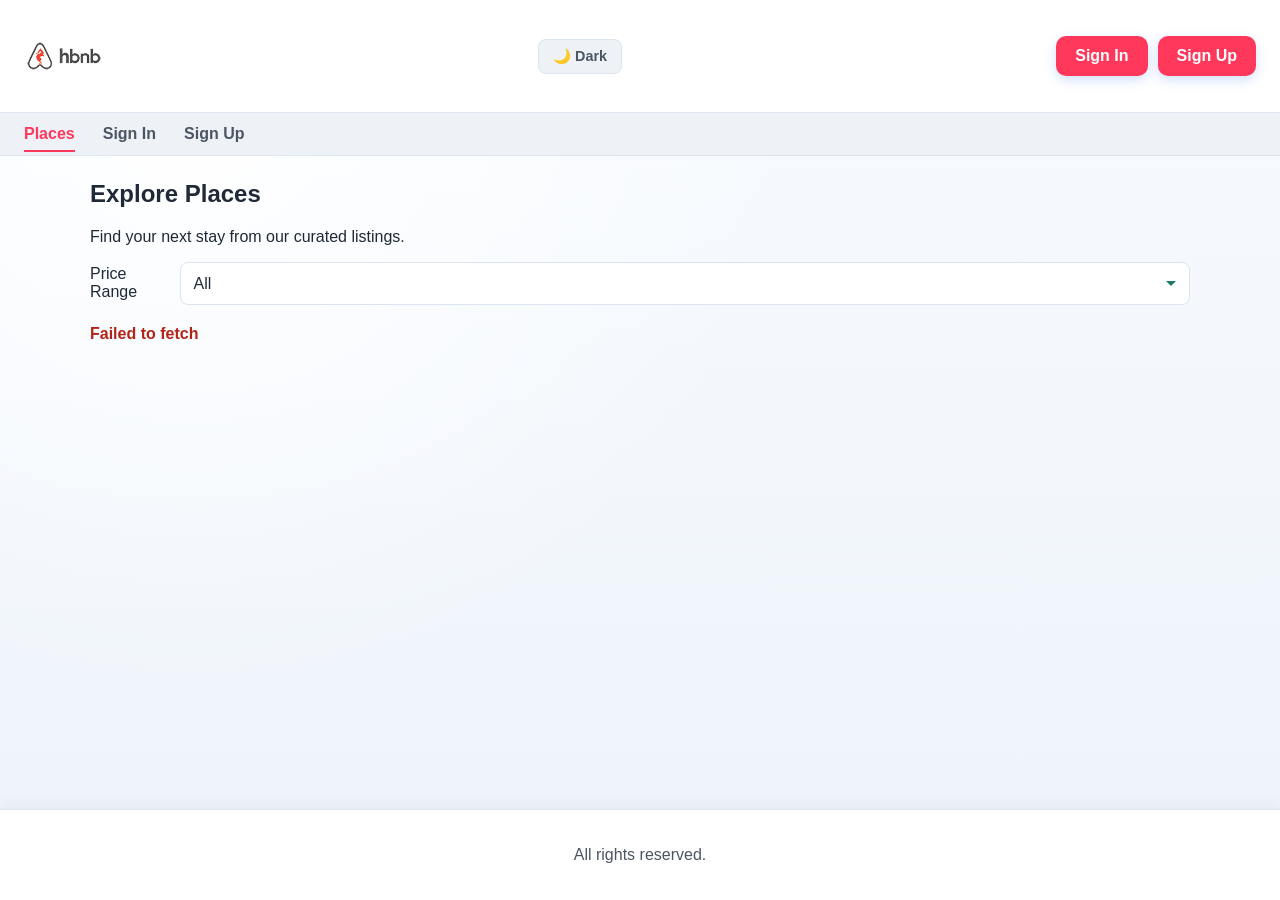
<file: part4/index.html>
<!DOCTYPE html>
<html lang="en">
<head>
  <meta charset="UTF-8">
  <meta name="viewport" content="width=device-width, initial-scale=1.0">
  <title>HBnB - Places</title>
  <link rel="icon" href="assets/images/logo.png" type="image/png">
  <link rel="stylesheet" href="assets/css/styles.css">
</head>
<body>
  <header>
    <a href="index.html" aria-label="HBnB Home">
      <img src="assets/images/logo.png" alt="HBnB logo" class="logo">
    </a>
    <button id="theme-toggle" class="theme-toggle" aria-label="Toggle dark mode">🌙 Dark</button>
    <div class="header-actions">
      <a href="login.html" class="login-button auth-login-link">Sign In</a>
      <a href="login.html#signup-section" class="login-button auth-signin-link">Sign Up</a>
      <a href="profile.html" class="auth-user-name auth-profile-link" style="display: none;"></a>
      <a href="#" class="login-button auth-logout-link" style="display: none;">Logout</a>
    </div>
  </header>

  <nav aria-label="Main navigation">
    <ul>
      <li><a href="index.html" aria-current="page">Places</a></li>
      <li><a href="login.html" class="auth-login-link" id="login-link">Sign In</a></li>
      <li><a href="login.html#signup-section" class="auth-signin-link">Sign Up</a></li>
      <li><a href="create_place.html" class="auth-create-place-link" style="display: none;">Create Place</a></li>
      <li><a href="profile.html" class="auth-profile-link" style="display: none;">Profile</a></li>
      <li><a href="#" class="auth-logout-link" style="display: none;">Logout</a></li>
    </ul>
  </nav>

  <main>
    <section class="page-intro">
      <h1>Explore Places</h1>
      <p>Find your next stay from our curated listings.</p>
    </section>

    <section class="filters" aria-label="Filter places">
      <label for="price-filter">Price Range</label>
      <select id="price-filter" name="price">
        <option value="all">All</option>
        <option value="10">10</option>
        <option value="50">50</option>
        <option value="100">100</option>
      </select>
    </section>

    <section id="places-list" aria-label="Places list" class="places-grid"></section>
  </main>

  <footer>
    <p>All rights reserved.</p>
  </footer>
  <script src="assets/js/scripts.js"></script>
  <script src="assets/js/auth-ui.js"></script>
</body>
</html>
</file>
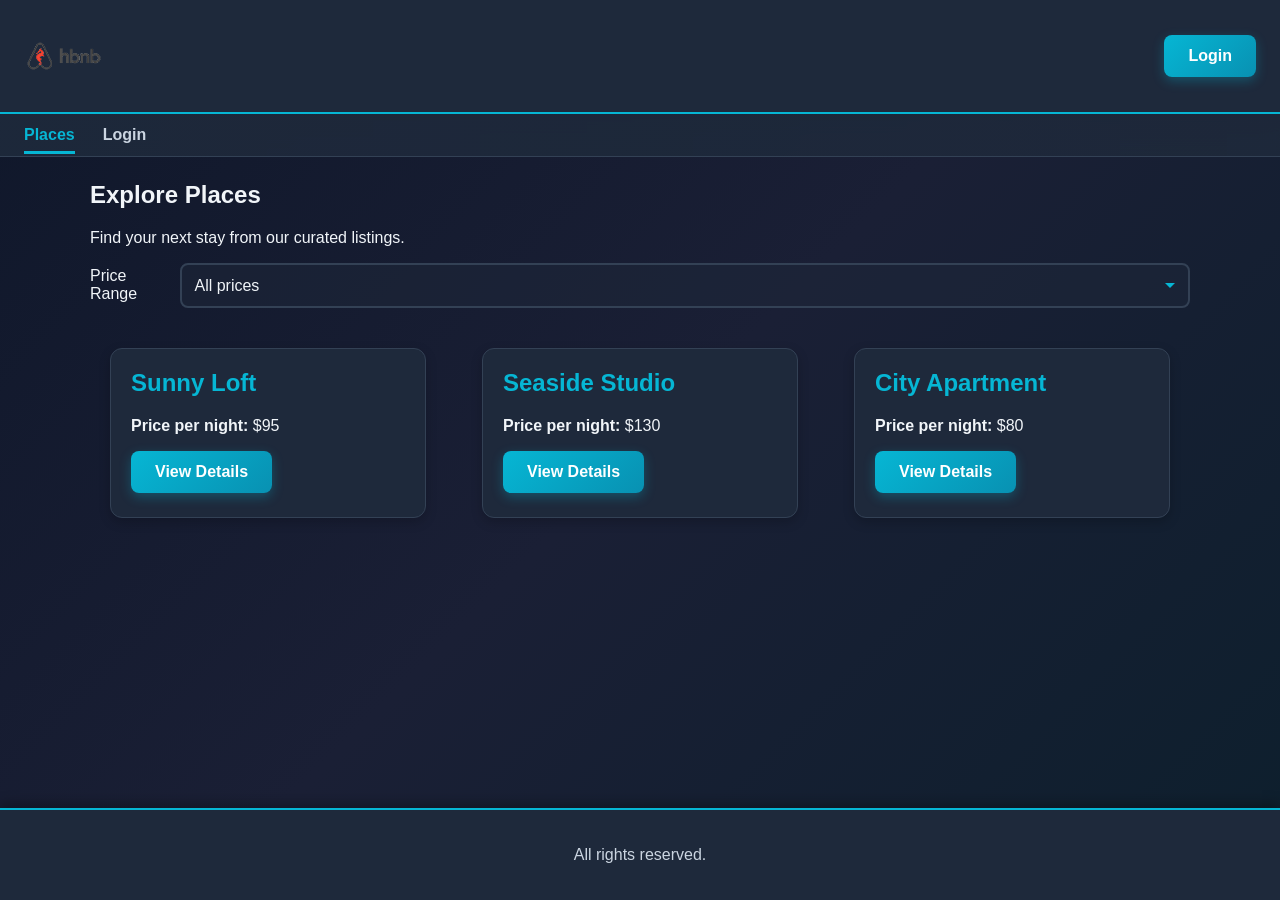
<file: part4/frontend/index.html>
<!DOCTYPE html>
<html lang="en">
<head>
  <meta charset="UTF-8">
  <meta name="viewport" content="width=device-width, initial-scale=1.0">
  <title>HBnB - Places</title>
  <link rel="icon" href="assets/images/logo.png" type="image/png">
  <link rel="stylesheet" href="assets/css/styles.css">
</head>
<body>
  <header>
    <a href="index.html" aria-label="HBnB Home">
      <img src="assets/images/logo.png" alt="HBnB logo" class="logo">
    </a>
    <a href="login.html" class="login-button">Login</a>
  </header>

  <nav aria-label="Main navigation">
    <ul>
      <li><a href="index.html" aria-current="page">Places</a></li>
      <li><a href="login.html">Login</a></li>
    </ul>
  </nav>

  <main>
    <section class="page-intro">
      <h1>Explore Places</h1>
      <p>Find your next stay from our curated listings.</p>
    </section>

    <section class="filters" aria-label="Filter places">
      <label for="price-filter">Price Range</label>
      <select id="price-filter" name="price">
        <option value="all">All prices</option>
        <option value="budget">Under $100</option>
        <option value="mid-range">$100 - $200</option>
        <option value="luxury">Over $200</option>
      </select>
    </section>

    <section aria-label="Places list" class="places-grid">
      <article class="place-card">
        <h2>Sunny Loft</h2>
        <p><strong>Price per night:</strong> $95</p>
        <a class="details-button" href="place.html?id=1">View Details</a>
      </article>

      <article class="place-card">
        <h2>Seaside Studio</h2>
        <p><strong>Price per night:</strong> $130</p>
        <a class="details-button" href="place.html?id=2">View Details</a>
      </article>

      <article class="place-card">
        <h2>City Apartment</h2>
        <p><strong>Price per night:</strong> $80</p>
        <a class="details-button" href="place.html?id=3">View Details</a>
      </article>
    </section>
  </main>

  <footer>
    <p>All rights reserved.</p>
  </footer>
</body>
</html>
</file>
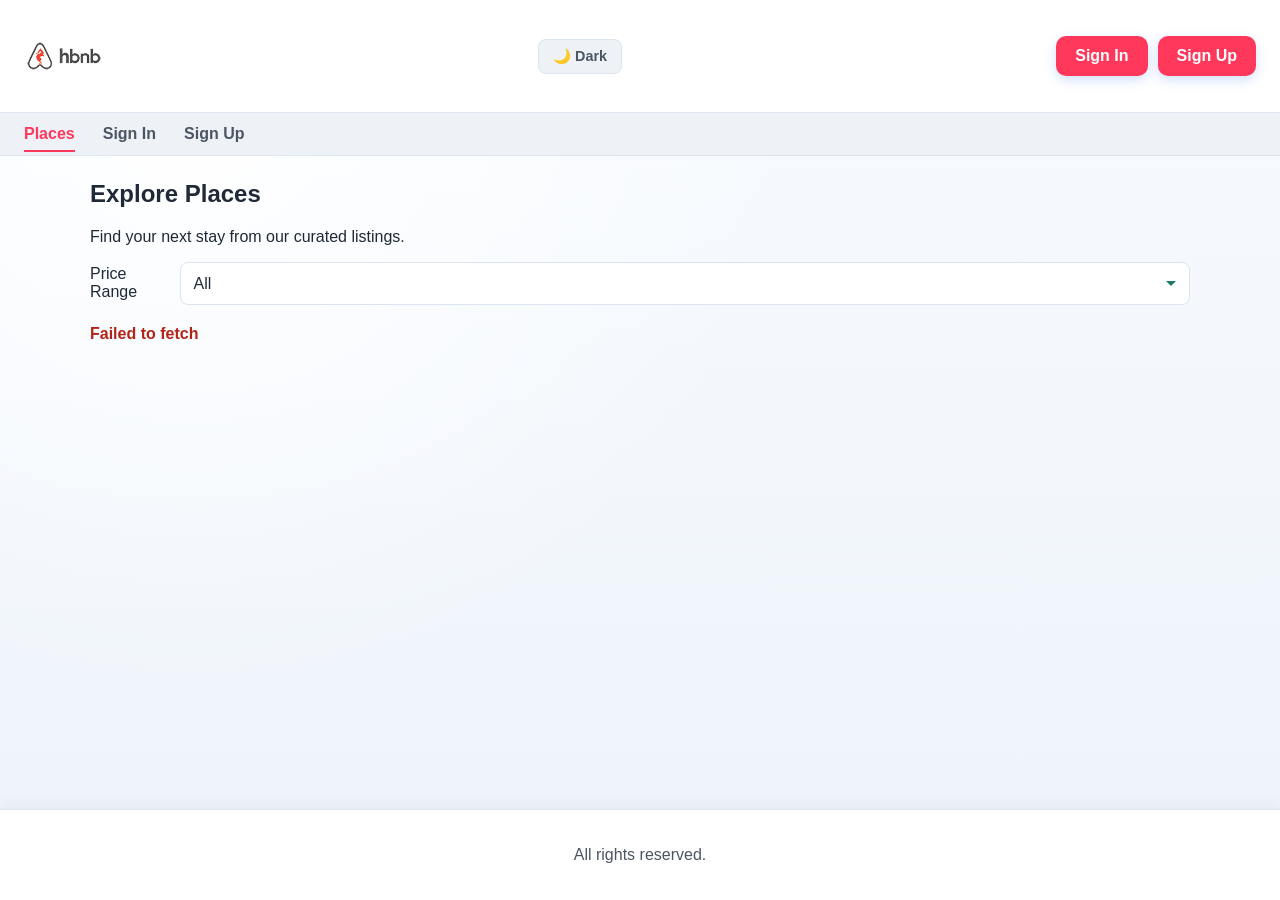
<file: part4/add_review.html>
<!DOCTYPE html>
<html lang="en">
<head>
  <meta charset="UTF-8">
  <meta name="viewport" content="width=device-width, initial-scale=1.0">
  <title>HBnB - Add Review</title>
  <link rel="icon" href="assets/images/icon.png" type="image/png">
  <link rel="stylesheet" href="assets/css/styles.css">
</head>
<body>
  <header>
    <a href="index.html" aria-label="HBnB Home">
      <img src="assets/images/logo.png" alt="HBnB logo" class="logo">
    </a>
    <button id="theme-toggle" class="theme-toggle" aria-label="Toggle dark mode">🌙 Dark</button>
    <div class="header-actions">
      <a href="login.html" class="login-button auth-login-link">Sign In</a>
      <a href="login.html#signup-section" class="login-button auth-signin-link">Sign Up</a>
      <a href="profile.html" class="auth-user-name auth-profile-link" style="display: none;"></a>
      <a href="#" class="login-button auth-logout-link" style="display: none;">Logout</a>
    </div>
  </header>

  <nav aria-label="Main navigation">
    <ul>
      <li><a href="index.html">Places</a></li>
      <li><a href="login.html" class="auth-login-link">Sign In</a></li>
      <li><a href="login.html#signup-section" class="auth-signin-link">Sign Up</a></li>
      <li><a href="create_place.html" class="auth-create-place-link" style="display: none;">Create Place</a></li>
      <li><a href="profile.html" class="auth-profile-link" style="display: none;">Profile</a></li>
      <li><a href="#" class="auth-logout-link" style="display: none;">Logout</a></li>
    </ul>
  </nav>

  <main>
    <section class="add-review">
      <h1>Add Review</h1>
      <p id="review-place-name">Share your experience for this place.</p>

      <form id="review-form" class="form" action="#" method="post" novalidate>
        <div class="form-row">
          <label for="comment">Comment</label>
          <textarea id="comment" name="comment" rows="5" required></textarea>
        </div>

        <div class="form-row">
          <label for="rating">Rating</label>
          <select id="rating" name="rating" required>
            <option value="">Select a rating</option>
            <option value="1">1 - Poor</option>
            <option value="2">2 - Fair</option>
            <option value="3">3 - Good</option>
            <option value="4">4 - Very Good</option>
            <option value="5">5 - Excellent</option>
          </select>
        </div>

        <p id="review-message" class="form-error" role="alert" aria-live="polite"></p>

        <button type="submit" class="details-button">Submit Review</button>
      </form>
    </section>
  </main>

  <footer>
    <p>All rights reserved.</p>
  </footer>
  <script src="assets/js/scripts.js"></script>
  <script src="assets/js/auth-ui.js"></script>
</body>
</html>
</file>
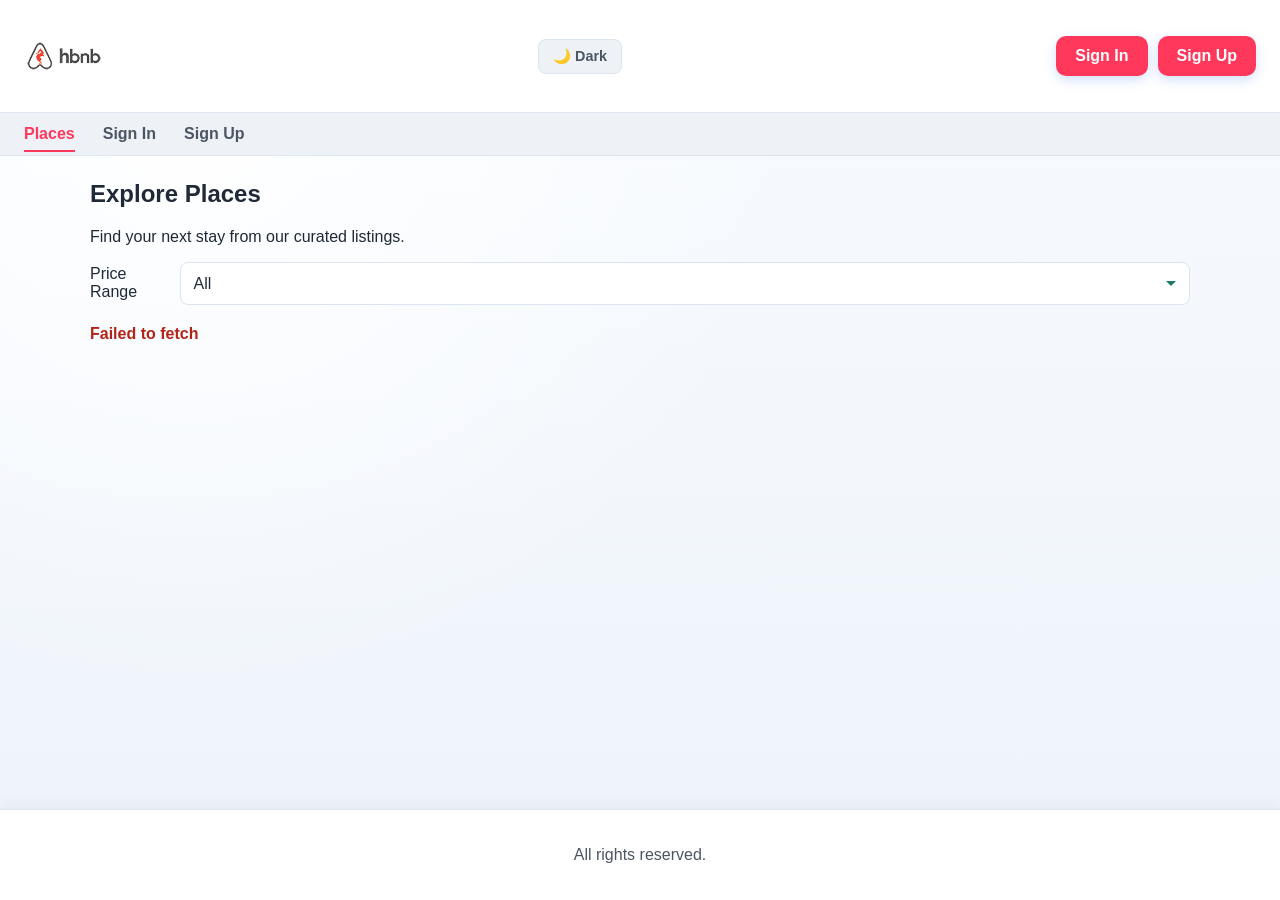
<file: part4/create_place.html>
<!DOCTYPE html>
<html lang="en">
<head>
  <meta charset="UTF-8">
  <meta name="viewport" content="width=device-width, initial-scale=1.0">
  <title>HBnB - Create Place</title>
  <link rel="icon" href="assets/images/icon.png" type="image/png">
  <link rel="stylesheet" href="assets/css/styles.css">
</head>
<body>
  <header>
    <a href="index.html" aria-label="HBnB Home">
      <img src="assets/images/logo.png" alt="HBnB logo" class="logo">
    </a>
    <button id="theme-toggle" class="theme-toggle" aria-label="Toggle dark mode">🌙 Dark</button>
    <div class="header-actions">
      <a href="login.html" class="login-button auth-login-link">Sign In</a>
      <a href="login.html#signup-section" class="login-button auth-signin-link">Sign Up</a>
      <a href="profile.html" class="auth-user-name auth-profile-link" style="display: none;"></a>
      <a href="#" class="login-button auth-logout-link" style="display: none;">Logout</a>
    </div>
  </header>

  <nav aria-label="Main navigation">
    <ul>
      <li><a href="index.html">Places</a></li>
      <li><a href="login.html" class="auth-login-link">Sign In</a></li>
      <li><a href="login.html#signup-section" class="auth-signin-link">Sign Up</a></li>
      <li><a href="create_place.html" class="auth-create-place-link" aria-current="page" style="display: none;">Create Place</a></li>
      <li><a href="profile.html" class="auth-profile-link" style="display: none;">Profile</a></li>
      <li><a href="#" class="auth-logout-link" style="display: none;">Logout</a></li>
    </ul>
  </nav>

  <main>
    <section class="auth-section">
      <h1>Create Place</h1>
      <form id="create-place-form" class="form" action="#" method="post" novalidate>
        <div class="form-row">
          <label for="place-title-input">Title</label>
          <input id="place-title-input" name="title" type="text" required>
        </div>

        <div class="form-row">
          <label for="place-description-input">Description</label>
          <textarea id="place-description-input" name="description" rows="4"></textarea>
        </div>

        <div class="form-row">
          <label for="place-price-input">Price</label>
          <input id="place-price-input" name="price" type="number" min="0" step="0.01" required>
        </div>

        <div class="form-row">
          <label for="place-latitude-input">Latitude</label>
          <input id="place-latitude-input" name="latitude" type="number" min="-90" max="90" step="0.000001" required>
        </div>

        <div class="form-row">
          <label for="place-longitude-input">Longitude</label>
          <input id="place-longitude-input" name="longitude" type="number" min="-180" max="180" step="0.000001" required>
        </div>

        <div class="form-row">
          <label>Amenities</label>
          <div id="place-amenities-checklist" class="amenity-checklist" aria-live="polite">
            <p class="empty-state">Loading amenities...</p>
          </div>
        </div>

        <p id="create-place-message" class="form-error" role="alert" aria-live="polite"></p>

        <button type="submit" class="details-button">Create Place</button>
      </form>

      <section id="admin-amenity-section" class="admin-panel" style="display: none;">
        <h2>Admin: Create Amenity</h2>
        <form id="create-amenity-form" class="form" action="#" method="post" novalidate>
          <div class="form-row">
            <label for="amenity-name-input">Amenity name</label>
            <input id="amenity-name-input" name="amenity_name" type="text" required>
          </div>

          <p id="create-amenity-message" class="form-error" role="alert" aria-live="polite"></p>

          <button type="submit" class="details-button">Create Amenity</button>
        </form>
      </section>
    </section>
  </main>

  <footer>
    <p>All rights reserved.</p>
  </footer>
  <script src="assets/js/scripts.js"></script>
  <script src="assets/js/auth-ui.js"></script>
  <script src="assets/js/create-place.js"></script>
</body>
</html>
</file>
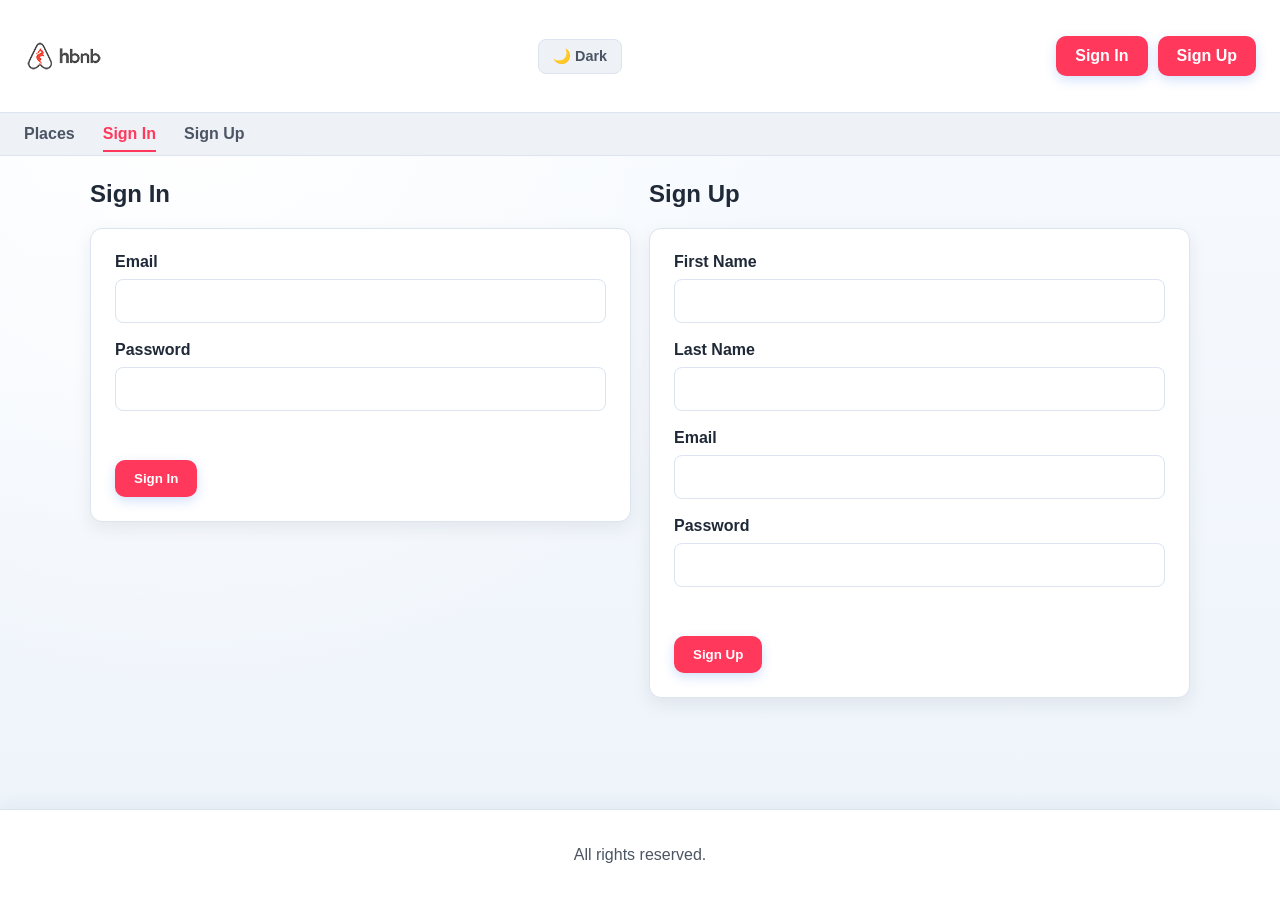
<file: part4/login.html>
<!DOCTYPE html>
<html lang="en">
<head>
  <meta charset="UTF-8">
  <meta name="viewport" content="width=device-width, initial-scale=1.0">
  <title>HBnB - Sign In / Sign Up</title>
  <link rel="icon" href="assets/images/icon.png" type="image/png">
  <link rel="stylesheet" href="assets/css/styles.css">
</head>
<body>
  <header>
    <a href="index.html" aria-label="HBnB Home">
      <img src="assets/images/logo.png" alt="HBnB logo" class="logo">
    </a>
    <button id="theme-toggle" class="theme-toggle" aria-label="Toggle dark mode">🌙 Dark</button>
    <div class="header-actions">
      <a href="login.html" class="login-button auth-login-link" aria-current="page">Sign In</a>
      <a href="login.html#signup-section" class="login-button auth-signin-link">Sign Up</a>
      <a href="profile.html" class="auth-user-name auth-profile-link" style="display: none;"></a>
      <a href="#" class="login-button auth-logout-link" style="display: none;">Logout</a>
    </div>
  </header>

  <nav aria-label="Main navigation">
    <ul>
      <li><a href="index.html">Places</a></li>
      <li><a href="login.html" class="auth-login-link" aria-current="page">Sign In</a></li>
      <li><a href="login.html#signup-section" class="auth-signin-link">Sign Up</a></li>
      <li><a href="create_place.html" class="auth-create-place-link" style="display: none;">Create Place</a></li>
      <li><a href="profile.html" class="auth-profile-link" style="display: none;">Profile</a></li>
      <li><a href="#" class="auth-logout-link" style="display: none;">Logout</a></li>
    </ul>
  </nav>

  <main>
    <div class="auth-columns">
      <section class="auth-section">
        <h1>Sign In</h1>
        <form id="login-form" class="form" action="#" method="post" novalidate>
          <div class="form-row">
            <label for="email">Email</label>
            <input id="email" name="email" type="email" required autocomplete="email">
          </div>

          <div class="form-row">
            <label for="password">Password</label>
            <input id="password" name="password" type="password" required autocomplete="current-password">
          </div>

          <p id="login-error" class="form-error" role="alert" aria-live="polite"></p>

          <button type="submit" class="details-button">Sign In</button>
        </form>
      </section>

      <section class="auth-section" id="signup-section">
        <h1>Sign Up</h1>
        <form id="signup-form" class="form" action="#" method="post" novalidate>
          <div class="form-row">
            <label for="signup-first-name">First Name</label>
            <input id="signup-first-name" name="first_name" type="text" required autocomplete="given-name">
          </div>

          <div class="form-row">
            <label for="signup-last-name">Last Name</label>
            <input id="signup-last-name" name="last_name" type="text" required autocomplete="family-name">
          </div>

          <div class="form-row">
            <label for="signup-email">Email</label>
            <input id="signup-email" name="email" type="email" required autocomplete="email">
          </div>

          <div class="form-row">
            <label for="signup-password">Password</label>
            <input id="signup-password" name="password" type="password" required autocomplete="new-password">
          </div>

          <p id="signup-message" class="form-error" role="alert" aria-live="polite"></p>

          <button type="submit" class="details-button">Sign Up</button>
        </form>
      </section>
    </div>
  </main>

  <footer>
    <p>All rights reserved.</p>
  </footer>
  <script src="assets/js/scripts.js"></script>
  <script src="assets/js/auth-ui.js"></script>
</body>
</html>
</file>
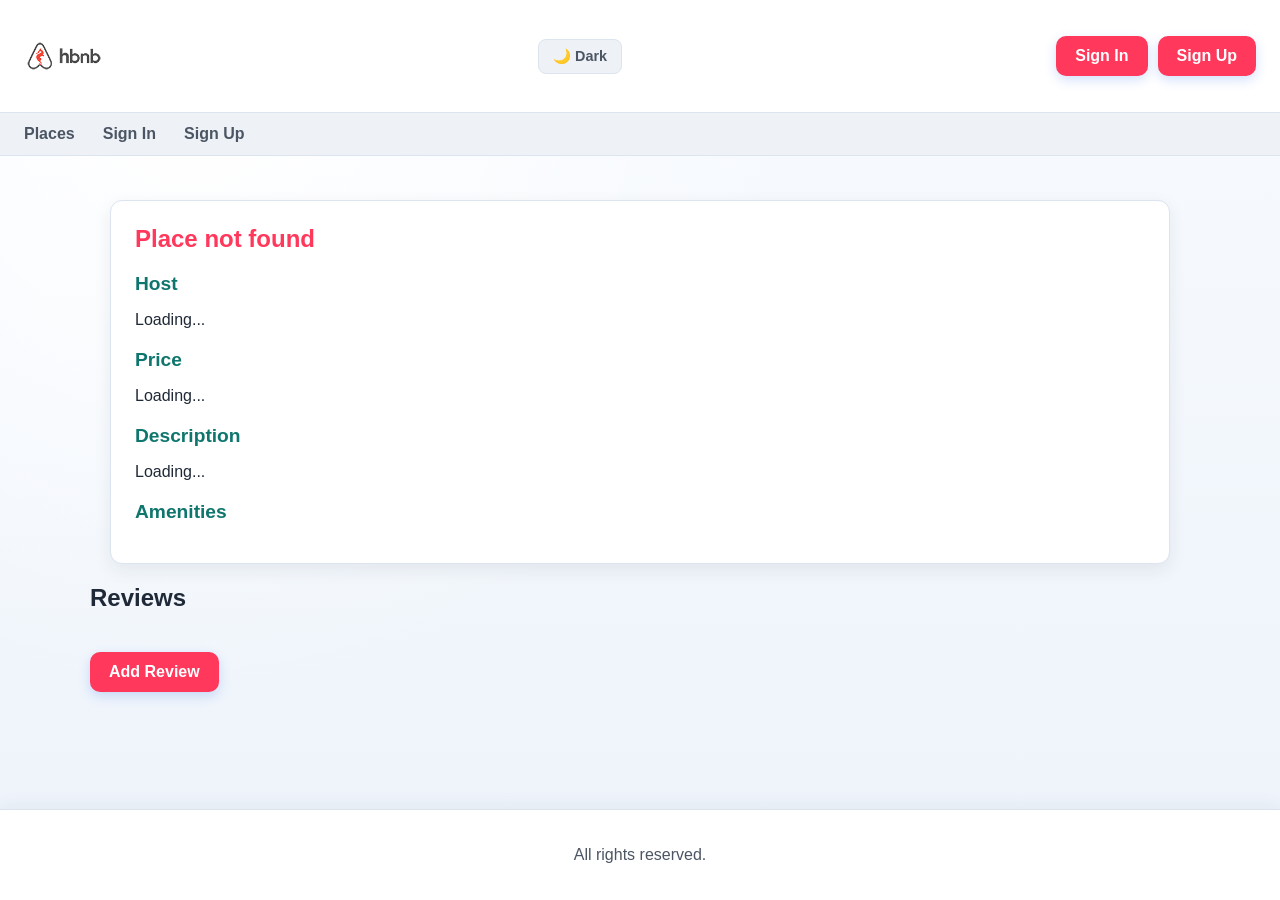
<file: part4/place.html>
<!DOCTYPE html>
<html lang="en">
<head>
  <meta charset="UTF-8">
  <meta name="viewport" content="width=device-width, initial-scale=1.0">
  <title>HBnB - Place Details</title>
  <link rel="icon" href="assets/images/icon.png" type="image/png">
  <link rel="stylesheet" href="assets/css/styles.css">
</head>
<body>
  <header>
    <a href="index.html" aria-label="HBnB Home">
      <img src="assets/images/logo.png" alt="HBnB logo" class="logo">
    </a>
    <button id="theme-toggle" class="theme-toggle" aria-label="Toggle dark mode">🌙 Dark</button>
    <div class="header-actions">
      <a href="login.html" class="login-button auth-login-link">Sign In</a>
      <a href="login.html#signup-section" class="login-button auth-signin-link">Sign Up</a>
      <a href="profile.html" class="auth-user-name auth-profile-link" style="display: none;"></a>
      <a href="#" class="login-button auth-logout-link" style="display: none;">Logout</a>
    </div>
  </header>

  <nav aria-label="Main navigation">
    <ul>
      <li><a href="index.html">Places</a></li>
      <li><a href="login.html" class="auth-login-link">Sign In</a></li>
      <li><a href="login.html#signup-section" class="auth-signin-link">Sign Up</a></li>
      <li><a href="create_place.html" class="auth-create-place-link" style="display: none;">Create Place</a></li>
      <li><a href="profile.html" class="auth-profile-link" style="display: none;">Profile</a></li>
      <li><a href="#" class="auth-logout-link" style="display: none;">Logout</a></li>
    </ul>
  </nav>

  <main>
    <article class="place-details" id="place-details">
      <h1 id="place-title">Place details</h1>

      <div class="place-info">
        <h2>Host</h2>
        <p id="place-host">Loading...</p>
      </div>

      <div class="place-info">
        <h2>Price</h2>
        <p id="place-price">Loading...</p>
      </div>

      <div class="place-info">
        <h2>Description</h2>
        <p id="place-description">Loading...</p>
      </div>

      <div class="place-info">
        <h2>Amenities</h2>
        <ul id="place-amenities"></ul>
      </div>
    </article>

    <section aria-label="Reviews">
      <h2>Reviews</h2>
      <div id="reviews-list"></div>
    </section>

    <section class="add-review" aria-label="Add review access">
      <a href="add_review.html" class="details-button" id="add-review-link">Add Review</a>
    </section>
  </main>

  <footer>
    <p>All rights reserved.</p>
  </footer>
  <script src="assets/js/scripts.js"></script>
  <script src="assets/js/auth-ui.js"></script>
  <script src="assets/js/review-actions.js"></script>
</body>
</html>
</file>
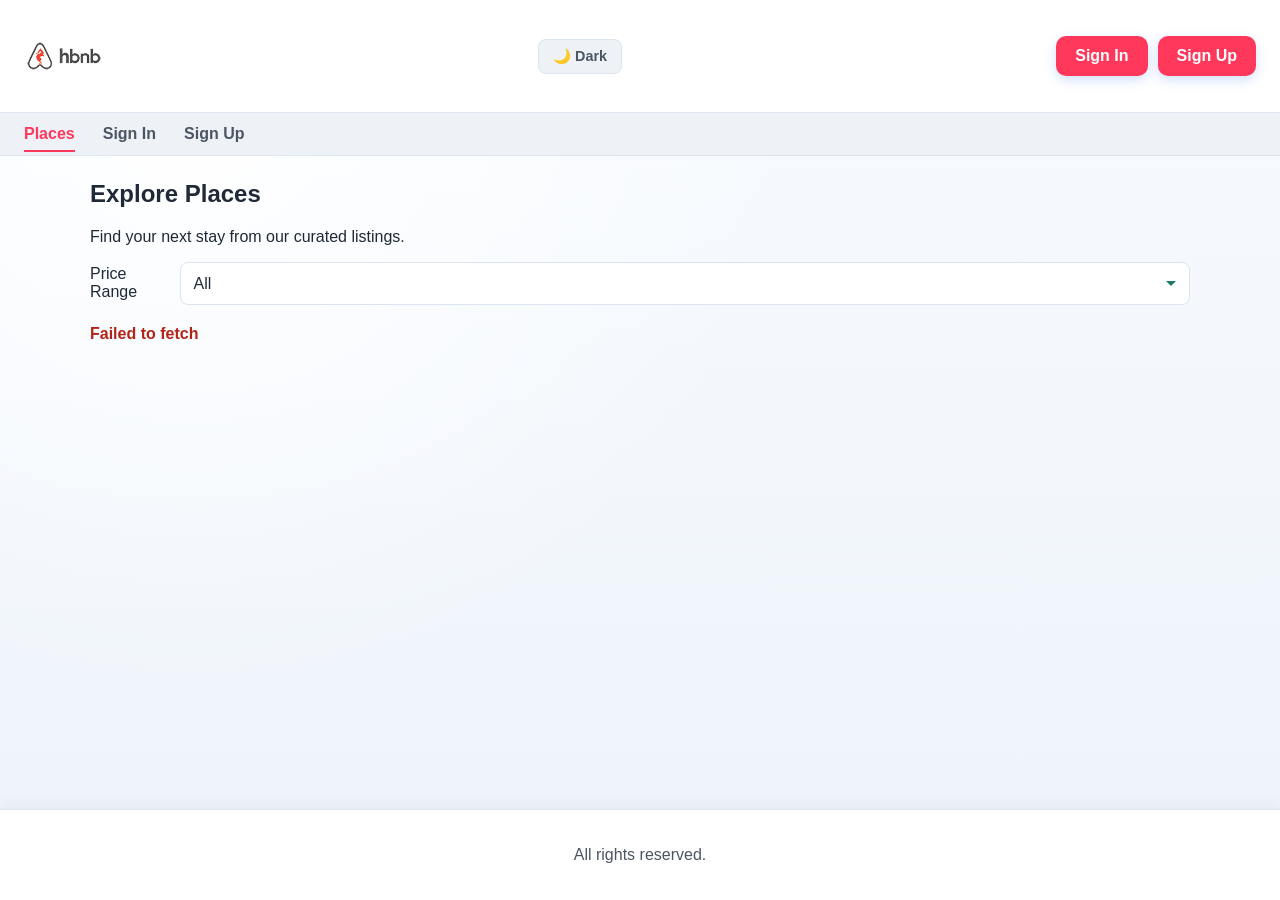
<file: part4/profile.html>
<!DOCTYPE html>
<html lang="en">
<head>
  <meta charset="UTF-8">
  <meta name="viewport" content="width=device-width, initial-scale=1.0">
  <title>HBnB - Profile</title>
  <link rel="icon" href="assets/images/icon.png" type="image/png">
  <link rel="stylesheet" href="assets/css/styles.css">
</head>
<body id="profile-page">
  <header>
    <a href="index.html" aria-label="HBnB Home">
      <img src="assets/images/logo.png" alt="HBnB logo" class="logo">
    </a>
    <button id="theme-toggle" class="theme-toggle" aria-label="Toggle dark mode">🌙 Dark</button>
    <div class="header-actions">
      <a href="login.html" class="login-button auth-login-link">Sign In</a>
      <a href="login.html#signup-section" class="login-button auth-signin-link">Sign Up</a>
      <a href="profile.html" class="auth-user-name auth-profile-link" aria-current="page" style="display: none;"></a>
      <a href="#" class="login-button auth-logout-link" style="display: none;">Logout</a>
    </div>
  </header>

  <nav aria-label="Main navigation">
    <ul>
      <li><a href="index.html">Places</a></li>
      <li><a href="login.html" class="auth-login-link">Sign In</a></li>
      <li><a href="login.html#signup-section" class="auth-signin-link">Sign Up</a></li>
      <li><a href="create_place.html" class="auth-create-place-link" style="display: none;">Create Place</a></li>
      <li><a href="profile.html" class="auth-profile-link" aria-current="page" style="display: none;">Profile</a></li>
      <li><a href="#" class="auth-logout-link" style="display: none;">Logout</a></li>
    </ul>
  </nav>

  <main>
    <section class="auth-section profile-section">
      <h1>My Profile</h1>
      <form id="profile-user-form" class="form" action="#" method="post" novalidate>
        <div class="form-row">
          <label for="profile-first-name">First Name</label>
          <input id="profile-first-name" name="first_name" type="text" required>
        </div>

        <div class="form-row">
          <label for="profile-last-name">Last Name</label>
          <input id="profile-last-name" name="last_name" type="text" required>
        </div>

        <p id="profile-user-message" class="form-error" role="alert" aria-live="polite"></p>

        <button type="submit" class="details-button">Save Profile</button>
      </form>
    </section>

    <section class="profile-section" aria-label="My places">
      <h2>My Places</h2>
      <div id="profile-places-list" class="profile-list">
        <p class="empty-state">Loading your places...</p>
      </div>
    </section>

    <section class="profile-section" aria-label="My reviews">
      <h2>My Reviews</h2>
      <div id="profile-reviews-list" class="profile-list">
        <p class="empty-state">Loading your reviews...</p>
      </div>
    </section>
  </main>

  <footer>
    <p>All rights reserved.</p>
  </footer>
  <script src="assets/js/scripts.js"></script>
  <script src="assets/js/auth-ui.js"></script>
  <script src="assets/js/profile.js"></script>
</body>
</html>
</file>
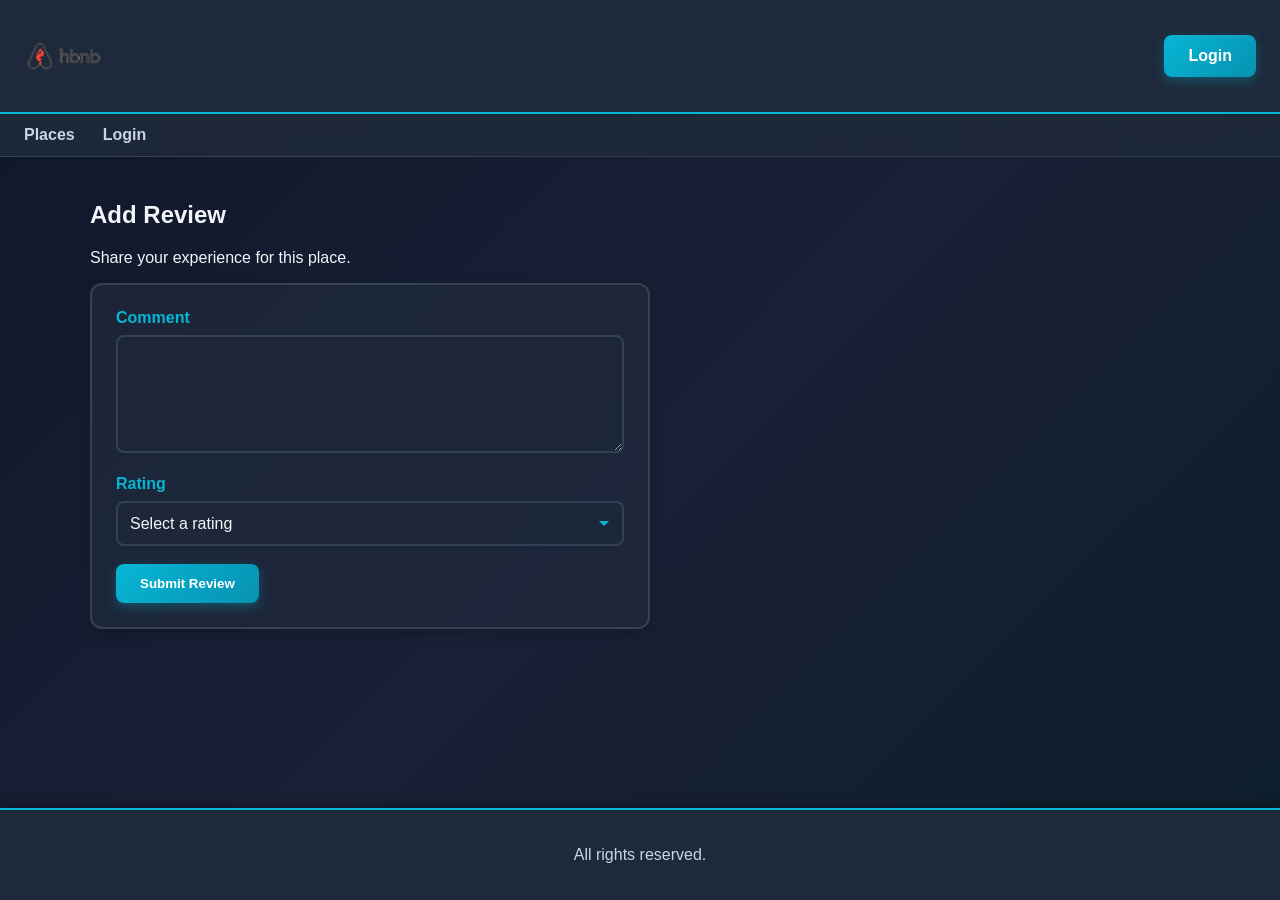
<file: part4/frontend/add_review.html>
<!DOCTYPE html>
<html lang="en">
<head>
  <meta charset="UTF-8">
  <meta name="viewport" content="width=device-width, initial-scale=1.0">
  <title>HBnB - Add Review</title>
  <link rel="icon" href="assets/images/icon.png" type="image/png">
  <link rel="stylesheet" href="assets/css/styles.css">
</head>
<body>
  <header>
    <a href="index.html" aria-label="HBnB Home">
      <img src="assets/images/logo.png" alt="HBnB logo" class="logo">
    </a>
    <a href="login.html" class="login-button">Login</a>
  </header>

  <nav aria-label="Main navigation">
    <ul>
      <li><a href="index.html">Places</a></li>
      <li><a href="login.html">Login</a></li>
    </ul>
  </nav>

  <main>
    <section class="add-review">
      <h1>Add Review</h1>
      <p>Share your experience for this place.</p>

      <form class="form" action="#" method="post" novalidate>
        <div class="form-row">
          <label for="comment">Comment</label>
          <textarea id="comment" name="comment" rows="5" required></textarea>
        </div>

        <div class="form-row">
          <label for="rating">Rating</label>
          <select id="rating" name="rating" required>
            <option value="">Select a rating</option>
            <option value="1">1 - Poor</option>
            <option value="2">2 - Fair</option>
            <option value="3">3 - Good</option>
            <option value="4">4 - Very Good</option>
            <option value="5">5 - Excellent</option>
          </select>
        </div>

        <button type="submit" class="details-button">Submit Review</button>
      </form>
    </section>
  </main>

  <footer>
    <p>All rights reserved.</p>
  </footer>
</body>
</html>
</file>
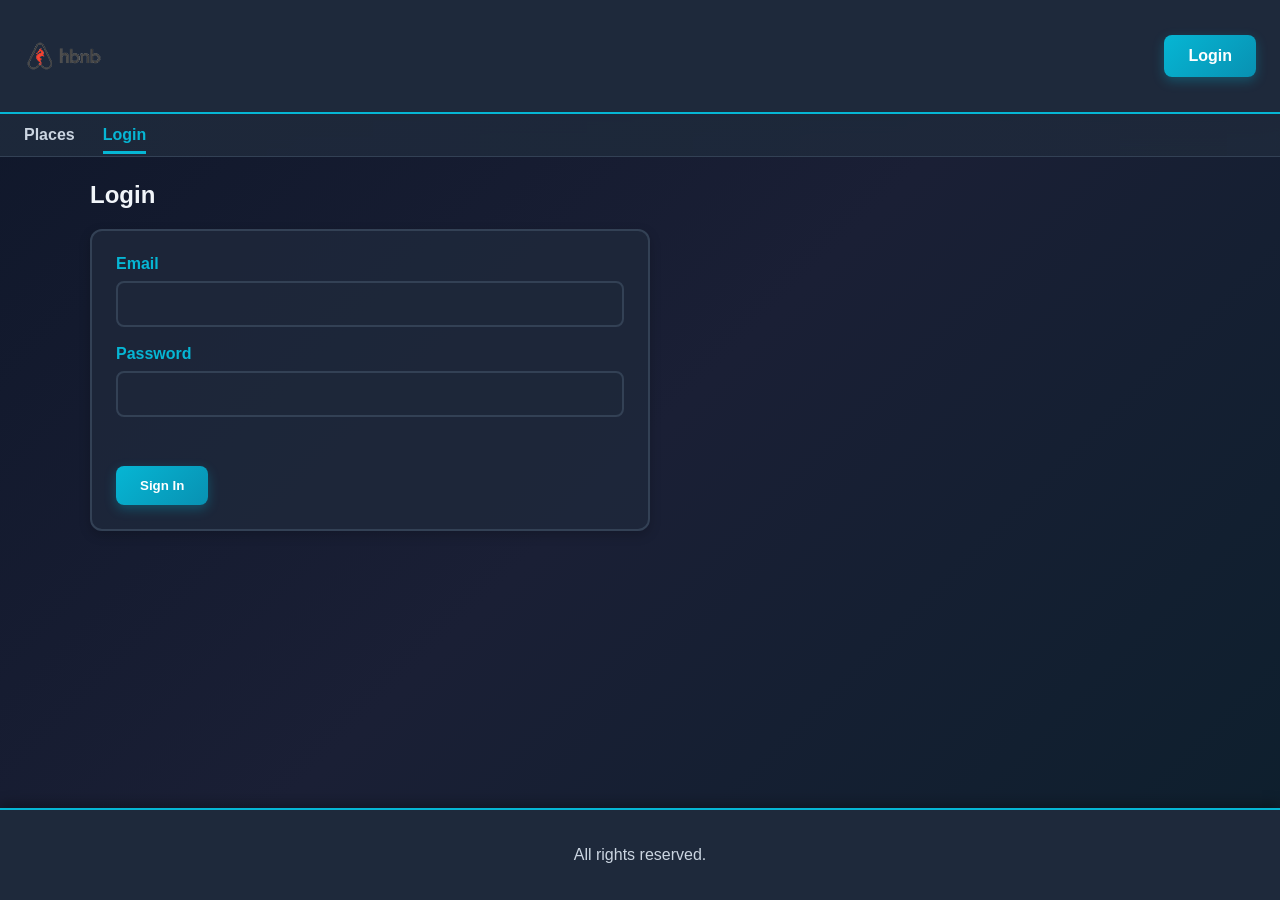
<file: part4/frontend/login.html>
<!DOCTYPE html>
<html lang="en">
<head>
  <meta charset="UTF-8">
  <meta name="viewport" content="width=device-width, initial-scale=1.0">
  <title>HBnB - Login</title>
  <link rel="icon" href="assets/images/icon.png" type="image/png">
  <link rel="stylesheet" href="assets/css/styles.css">
</head>
<body>
  <header>
    <a href="index.html" aria-label="HBnB Home">
      <img src="assets/images/logo.png" alt="HBnB logo" class="logo">
    </a>
    <a href="login.html" class="login-button" aria-current="page">Login</a>
  </header>

  <nav aria-label="Main navigation">
    <ul>
      <li><a href="index.html">Places</a></li>
      <li><a href="login.html" aria-current="page">Login</a></li>
    </ul>
  </nav>

  <main>
    <section class="auth-section">
      <h1>Login</h1>
      <form id="login-form" class="form" action="#" method="post" novalidate>
        <div class="form-row">
          <label for="email">Email</label>
          <input id="email" name="email" type="email" required autocomplete="email">
        </div>

        <div class="form-row">
          <label for="password">Password</label>
          <input id="password" name="password" type="password" required autocomplete="current-password">
        </div>

        <p id="login-error" class="form-error" role="alert" aria-live="polite"></p>

        <button type="submit" class="details-button">Sign In</button>
      </form>
    </section>
  </main>

  <footer>
    <p>All rights reserved.</p>
  </footer>
  <script src="assets/js/scripts.js"></script>
</body>
</html>
</file>
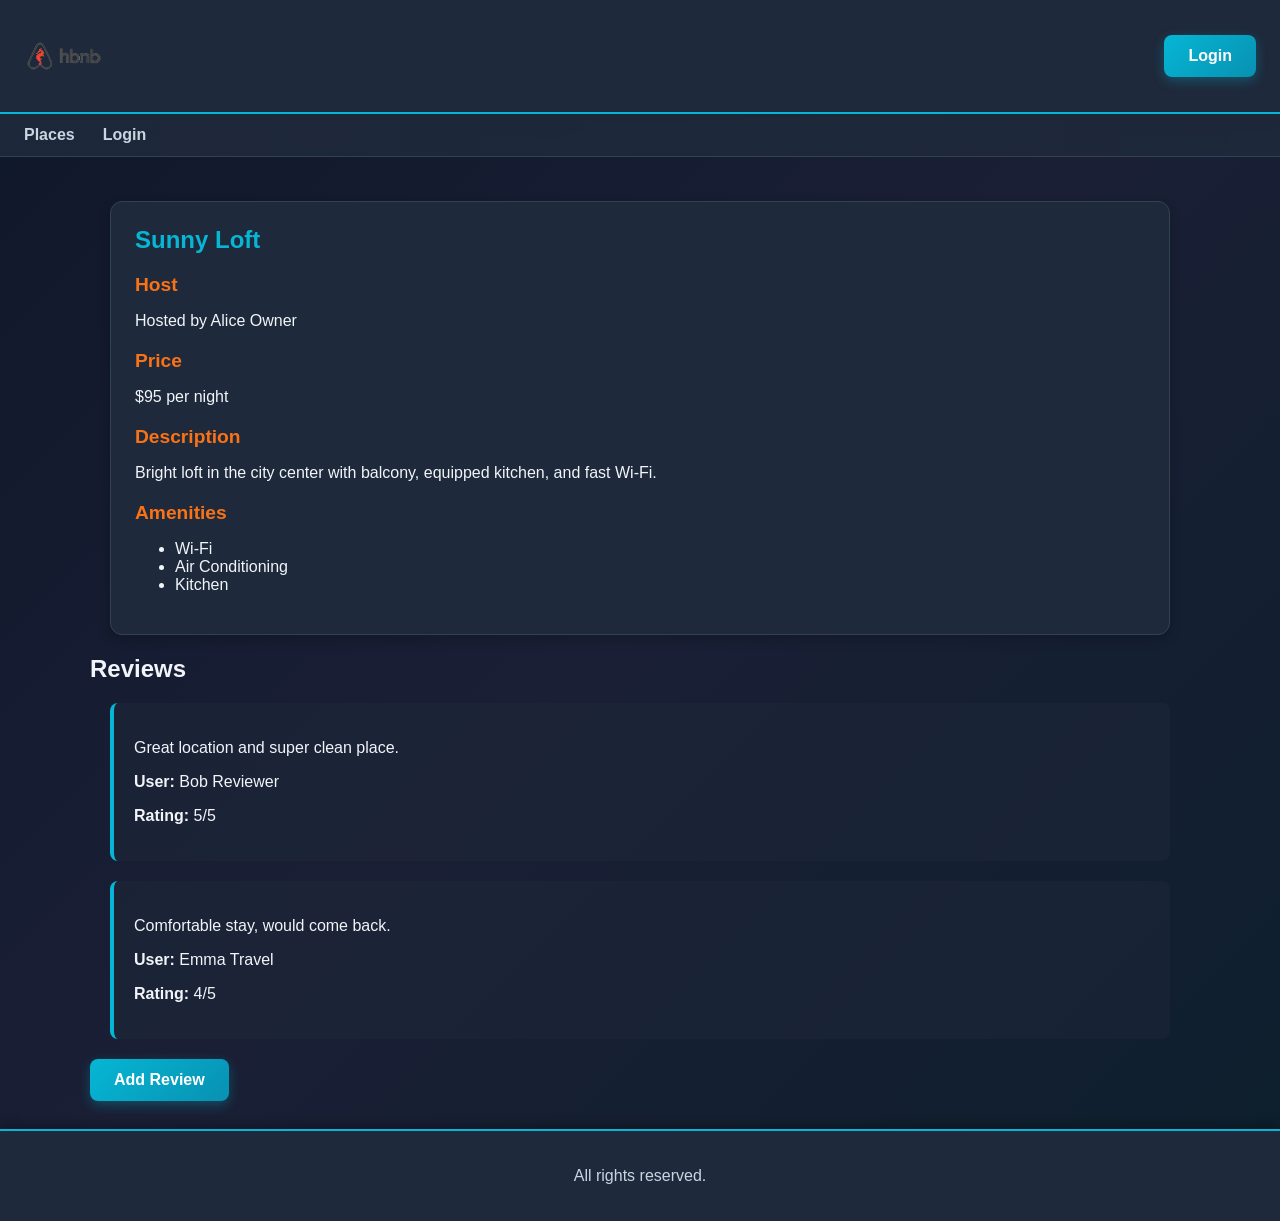
<file: part4/frontend/place.html>
<!DOCTYPE html>
<html lang="en">
<head>
  <meta charset="UTF-8">
  <meta name="viewport" content="width=device-width, initial-scale=1.0">
  <title>HBnB - Place Details</title>
  <link rel="icon" href="assets/images/icon.png" type="image/png">
  <link rel="stylesheet" href="assets/css/styles.css">
</head>
<body>
  <header>
    <a href="index.html" aria-label="HBnB Home">
      <img src="assets/images/logo.png" alt="HBnB logo" class="logo">
    </a>
    <a href="login.html" class="login-button">Login</a>
  </header>

  <nav aria-label="Main navigation">
    <ul>
      <li><a href="index.html">Places</a></li>
      <li><a href="login.html">Login</a></li>
    </ul>
  </nav>

  <main>
    <article class="place-details">
      <h1>Sunny Loft</h1>

      <div class="place-info">
        <h2>Host</h2>
        <p>Hosted by Alice Owner</p>
      </div>

      <div class="place-info">
        <h2>Price</h2>
        <p>$95 per night</p>
      </div>

      <div class="place-info">
        <h2>Description</h2>
        <p>Bright loft in the city center with balcony, equipped kitchen, and fast Wi-Fi.</p>
      </div>

      <div class="place-info">
        <h2>Amenities</h2>
        <ul>
          <li>Wi-Fi</li>
          <li>Air Conditioning</li>
          <li>Kitchen</li>
        </ul>
      </div>
    </article>

    <section aria-label="Reviews">
      <h2>Reviews</h2>

      <article class="review-card">
        <p>Great location and super clean place.</p>
        <p><strong>User:</strong> Bob Reviewer</p>
        <p><strong>Rating:</strong> 5/5</p>
      </article>

      <article class="review-card">
        <p>Comfortable stay, would come back.</p>
        <p><strong>User:</strong> Emma Travel</p>
        <p><strong>Rating:</strong> 4/5</p>
      </article>
    </section>

    <section class="add-review" aria-label="Add review access">
      <a href="add_review.html" class="details-button">Add Review</a>
    </section>
  </main>

  <footer>
    <p>All rights reserved.</p>
  </footer>
</body>
</html>
</file>
<file: part4/assets/css/styles.css>
:root {
  --bg: #f6f8fb;
  --surface: #ffffff;
  --surface-alt: #eef2f7;
  --text: #1f2937;
  --text-secondary: #4b5563;
  --muted: #6b7280;
  --accent: #ff385c;
  --accent-hover: #e5234a;
  --accent-secondary: #0f766e;
  --line: #dbe4ef;
  --success: #2f9e44;
  --warning: #d97706;
}

html[data-theme="dark"] {
  --bg: #0f1419;
  --surface: #1a1a2e;
  --surface-alt: #16213e;
  --text: #e9ecef;
  --text-secondary: #a8b2c1;
  --muted: #6b7280;
  --line: #2d3748;
}

* {
  box-sizing: border-box;
  transition: background-color 0.3s ease, color 0.3s ease, border-color 0.3s ease;
}

body {
  margin: 0;
  font-family: "Source Sans 3", "Trebuchet MS", sans-serif;
  color: var(--text);
  background:
    radial-gradient(circle at 15% 10%, #ffffff 0%, rgba(255, 255, 255, 0) 45%),
    linear-gradient(180deg, #f8fbff 0%, #edf3fa 100%);
  min-height: 100vh;
  display: flex;
  flex-direction: column;
  transition: background 0.3s ease, color 0.3s ease;
}

html[data-theme="dark"] body {
  background:
    radial-gradient(circle at 15% 10%, #1a1a2e 0%, rgba(26, 26, 46, 0) 45%),
    linear-gradient(180deg, #0f1419 0%, #1a2a3e 100%);
}

header {
  display: flex;
  justify-content: space-between;
  align-items: center;
  padding: 16px 24px;
  background: var(--surface);
  border-bottom: 1px solid var(--line);
  box-shadow: 0 6px 20px rgba(60, 40, 15, 0.06);
}

.header-actions {
  display: flex;
  gap: 10px;
  align-items: center;
}

.auth-user-name {
  font-weight: 700;
  color: var(--text-secondary);
  background: #e9eff8;
  border: 1px solid #d3deec;
  border-radius: 999px;
  padding: 8px 12px;
  text-decoration: none;
}

.auth-user-name:hover {
  color: var(--accent);
}

header a[aria-label="HBnB Home"] {
  display: flex;
  align-items: center;
  justify-content: center;
  transition: transform 0.2s ease;
}

header a[aria-label="HBnB Home"]:hover {
  transform: translateY(-1px);
}

.logo {
  width: 80px;
  height: 80px;
  object-fit: contain;
  transition: filter 0.2s ease;
}

header a[aria-label="HBnB Home"]:hover .logo {
  filter: saturate(1.05);
}

.theme-toggle {
  background: var(--surface-alt);
  color: var(--text-secondary);
  border: 1px solid var(--line);
  padding: 8px 14px;
  border-radius: 8px;
  font-weight: 600;
  cursor: pointer;
  font-size: 0.9rem;
  transition: background-color 0.2s ease, color 0.2s ease, transform 0.2s ease;
  box-shadow: none;
}

.theme-toggle:hover {
  background: var(--line);
  transform: translateY(-1px);
  box-shadow: 0 2px 8px rgba(37, 99, 235, 0.1);
}

.theme-toggle:active {
  transform: translateY(0);
}

.login-button,
.details-button,
button {
  border: 1px solid transparent;
  text-decoration: none;
  background: var(--accent);
  color: #fff;
  padding: 10px 18px;
  border-radius: 10px;
  font-weight: 600;
  cursor: pointer;
  display: inline-block;
  transition: background-color 0.2s ease, transform 0.2s ease;
  box-shadow: 0 4px 12px rgba(37, 99, 235, 0.2);
}

.login-button:hover,
.details-button:hover,
button:hover {
  transform: translateY(-1px);
  box-shadow: 0 6px 16px rgba(37, 99, 235, 0.28);
  background: var(--accent-hover);
}

.login-button:active,
.details-button:active,
button:active {
  transform: translateY(0);
}

nav {
  background: var(--surface-alt);
  border-bottom: 1px solid var(--line);
}

nav ul {
  margin: 0;
  padding: 12px 24px;
  list-style: none;
  display: flex;
  gap: 28px;
}

nav a {
  text-decoration: none;
  color: var(--text-secondary);
  font-weight: 600;
  transition: color 0.2s ease, border-color 0.2s ease;
  padding: 8px 0;
  border-bottom: 2px solid transparent;
}

nav a:hover,
nav a[aria-current="page"] {
  color: var(--accent);
  border-bottom-color: var(--accent);
}

main {
  width: min(1100px, 95%);
  margin: 24px auto;
  flex: 1;
}

.page-intro h1,
.auth-section h1,
.place-details h1,
.add-review h1 {
  margin-top: 0;
}

.auth-columns {
  display: grid;
  grid-template-columns: repeat(2, minmax(280px, 1fr));
  gap: 18px;
}

.filters {
  display: flex;
  align-items: center;
  gap: 10px;
  margin-bottom: 20px;
}

select,
input,
textarea {
  width: 100%;
  padding: 12px;
  border: 1px solid var(--line);
  border-radius: 8px;
  font: inherit;
  color: var(--text);
  background: var(--surface);
  transition: border-color 0.2s ease, box-shadow 0.2s ease;
}

select:focus,
input:focus,
textarea:focus {
  outline: none;
  border-color: var(--accent);
  box-shadow: 0 0 0 3px rgba(31, 122, 107, 0.16);
}

select {
  cursor: pointer;
  appearance: none;
  background-image: url("data:image/svg+xml,%3Csvg xmlns='http://www.w3.org/2000/svg' width='12' height='12' viewBox='0 0 12 12'%3E%3Cpath fill='%231f7a6b' d='M6 9L1 4h10z'/%3E%3C/svg%3E");
  background-repeat: no-repeat;
  background-position: right 12px center;
  padding-right: 36px;
}

select:hover {
  border-color: var(--accent);
}

.places-grid {
  display: grid;
  grid-template-columns: repeat(auto-fit, minmax(240px, 1fr));
  gap: 16px;
}

.place-card {
  margin: 0;
  padding: 20px;
  border: 1px solid var(--line);
  border-radius: 12px;
  background: var(--surface);
  box-shadow: 0 6px 18px rgba(31, 41, 55, 0.08);
  transition: transform 0.2s ease, box-shadow 0.2s ease;
  display: flex;
  flex-direction: column;
  height: 100%;
}

.place-card:hover {
  transform: translateY(-3px);
  box-shadow: 0 10px 24px rgba(31, 41, 55, 0.14);
}

.place-card h2 {
  margin-top: 0;
  color: var(--accent);
  font-size: 1.1rem;
}

.place-card p {
  margin: 8px 0;
}

.place-description {
  flex: 1;
}

.place-meta {
  margin-top: auto;
}

.place-rating {
  font-weight: 600;
  color: var(--text-secondary);
  display: flex;
  gap: 6px;
  align-items: center;
  height: 1.4em;
}

.rating-stars {
  color: #ff385c;
  font-size: 0.95rem;
}

.review-count {
  color: var(--text-secondary);
  font-size: 0.85rem;
}

.no-reviews {
  color: var(--muted);
  font-style: italic;
  font-size: 0.9rem;
}

.rating-loader {
  color: var(--muted);
  font-size: 0.9rem;
}

.place-price {
  border-top: 1px solid var(--line);
  border-bottom: 1px solid var(--line);
  padding: 12px 0;
  margin: 12px 0 !important;
  font-size: 1.1rem;
}

.price-value {
  font-size: 1.4rem;
  font-weight: 700;
  color: var(--accent);
  display: inline;
}

.place-card .details-button {
  margin-top: 10px;
}

.place-details {
  margin: 20px;
  padding: 24px;
  border: 1px solid var(--line);
  border-radius: 12px;
  background: var(--surface);
  box-shadow: 0 6px 18px rgba(31, 41, 55, 0.08);
}

.place-details h1 {
  color: var(--accent);
  margin-top: 0;
}

.place-details h2 {
  color: var(--accent-secondary);
  font-size: 1.2rem;
  margin-top: 20px;
}

.place-info {
  margin-bottom: 12px;
}

#reviews-list {
  display: grid;
  gap: 14px;
}

.review-card {
  margin: 0;
  padding: 18px;
  border: 1px solid var(--line);
  border-radius: 12px;
  background: var(--surface);
  color: var(--text);
  position: relative;
  transition: border-color 0.2s ease, box-shadow 0.2s ease;
}

.review-card:hover {
  border-color: #bed0ec;
  box-shadow: 0 8px 18px rgba(31, 41, 55, 0.09);
}

.review-card p,
.review-card strong {
  color: inherit;
}

.review-card-header {
  display: flex;
  justify-content: flex-end;
  min-height: 18px;
}

.rating-star {
  color: #d97706;
  font-weight: 700;
}

.review-actions {
  position: relative;
}

.review-actions-toggle {
  padding: 2px 8px;
  border-radius: 999px;
  border: 1px solid var(--line);
  background: var(--surface);
  color: var(--text-secondary);
  box-shadow: none;
}

.review-actions-toggle:hover {
  background: var(--surface-alt);
  box-shadow: none;
}

.review-actions-menu {
  position: absolute;
  right: 0;
  top: 30px;
  z-index: 5;
  min-width: 140px;
  border: 1px solid var(--line);
  border-radius: 8px;
  background: var(--surface);
  box-shadow: 0 8px 20px rgba(31, 41, 55, 0.15);
  padding: 6px;
}

.review-delete-button {
  width: 100%;
  text-align: left;
  border: none;
  border-radius: 6px;
  background: transparent;
  color: #b42318;
  padding: 8px 10px;
  box-shadow: none;
}

.review-delete-button:hover {
  background: #fff3f1;
  box-shadow: none;
}

.review-edit-button {
  width: 100%;
  text-align: left;
  border: none;
  border-radius: 6px;
  background: transparent;
  color: var(--accent);
  padding: 8px 10px;
  box-shadow: none;
  display: block;
}

.review-edit-button:hover {
  background: var(--surface-alt);
  box-shadow: none;
}

.review-edit-form {
  background: var(--surface-alt);
  padding: 16px;
  border-radius: 8px;
  border: 1px solid var(--line);
}

.review-edit-form .form-row {
  margin-bottom: 12px;
}

.review-edit-form .form-row:last-child {
  margin-bottom: 0;
  display: flex;
  gap: 10px;
}

.review-edit-form button {
  flex: 1;
  padding: 8px 12px;
  font-size: 0.9rem;
}

.review-save-button {
  background: var(--success);
}

.review-save-button:hover {
  background: #27ae40;
}

.review-cancel-button {
  background: var(--muted);
}

.review-cancel-button:hover {
  background: #495057;
}

.review-edit-message {
  margin-top: 8px;
  font-size: 0.85rem;
}

.is-hidden {
  display: none;
}

.admin-panel {
  margin-top: 18px;
}

.amenity-checklist {
  max-height: 220px;
  overflow-y: auto;
  border: 1px solid var(--line);
  border-radius: 8px;
  padding: 8px;
  display: grid;
  gap: 8px;
  background: var(--surface);
}

.amenity-option {
  display: flex;
  align-items: center;
  gap: 8px;
  padding: 6px 8px;
  border-radius: 6px;
  background: var(--surface-alt);
}

.amenity-option input {
  width: auto;
  margin: 0;
}

.amenities-checklist {
  display: grid;
  gap: 8px;
  background: var(--surface);
}

.profile-amenity-checkbox {
  width: auto;
  margin: 0;
}

.form {
  background: var(--surface);
  border: 1px solid var(--line);
  border-radius: 12px;
  padding: 24px;
  max-width: 560px;
  box-shadow: 0 6px 18px rgba(31, 41, 55, 0.08);
}

.form-row {
  margin-bottom: 18px;
}

.form-row label {
  display: block;
  margin-bottom: 8px;
  font-weight: 700;
  color: var(--text);
}

.form-error {
  min-height: 1.2em;
  margin: 0 0 12px;
  color: #b42318;
  font-weight: 600;
}

.success-message {
  min-height: 1.2em;
  margin: 0 0 12px;
  color: var(--success);
  font-weight: 600;
}

.empty-state {
  margin: 6px 0;
  color: var(--text-secondary);
}

.add-review {
  margin-top: 20px;
}

.profile-section {
  margin-bottom: 20px;
}

.profile-list {
  display: grid;
  gap: 14px;
}

.profile-card {
  max-width: 100%;
}

.two-columns {
  display: grid;
  gap: 10px;
  grid-template-columns: repeat(2, minmax(140px, 1fr));
}

footer {
  border-top: 1px solid var(--line);
  background: var(--surface);
  padding: 20px 24px;
  text-align: center;
  color: var(--text-secondary);
  margin-top: auto;
  box-shadow: 0 -4px 16px rgba(31, 41, 55, 0.05);
}

@media (max-width: 900px) {
  main {
    width: min(100%, 90%);
    margin: 20px auto;
  }

  .places-grid {
    grid-template-columns: repeat(auto-fit, minmax(200px, 1fr));
  }

  nav ul {
    gap: 18px;
  }
}

@media (max-width: 700px) {
  header {
    padding: 12px 16px;
    flex-wrap: wrap;
  }

  .header-actions {
    width: 100%;
    justify-content: center;
    flex-wrap: wrap;
  }

  .logo {
    width: 60px;
    height: 60px;
  }

  nav ul {
    flex-wrap: wrap;
    padding: 10px 16px;
    gap: 12px;
  }

  nav a {
    font-size: 0.95rem;
  }

  .places-grid {
    grid-template-columns: 1fr;
    gap: 12px;
  }

  .place-card,
  .review-card,
  .place-details {
    margin: 12px 0;
    padding: 16px;
  }

  .form {
    max-width: 100%;
    padding: 16px;
  }

  .filters {
    flex-direction: column;
    align-items: stretch;
  }

  .add-review {
    margin-top: 16px;
  }

  .auth-columns {
    grid-template-columns: 1fr;
  }

  .two-columns {
    grid-template-columns: 1fr;
  }

  .login-button,
  .details-button,
  button {
    width: auto;
    padding: 14px 16px;
  }
}

@media (max-width: 480px) {
  body {
    font-size: 14px;
  }

  header {
    justify-content: center;
    gap: 12px;
  }

  .logo {
    width: 50px;
    height: 50px;
  }

  nav ul {
    justify-content: center;
    gap: 8px;
    font-size: 0.9rem;
  }

  main {
    margin: 12px auto;
  }

  .page-intro h1,
  .place-details h1,
  .add-review h1 {
    font-size: 1.5rem;
  }

  .form {
    padding: 12px;
  }

  select,
  input,
  textarea {
    padding: 10px;
  }
}
</file>
<file: part4/frontend/assets/css/styles.css>
:root {
  --bg: #0f172a;
  --surface: #1e293b;
  --text: #f1f5f9;
  --text-secondary: #cbd5e1;
  --muted: #94a3b8;
  --accent: #06b6d4;
  --accent-hover: #0891b2;
  --accent-secondary: #f97316;
  --line: #334155;
  --success: #10b981;
  --warning: #f59e0b;
}

* {
  box-sizing: border-box;
}

body {
  margin: 0;
  font-family: -apple-system, BlinkMacSystemFont, "Segoe UI", "Roboto", "Oxygen", "Ubuntu", "Cantarell", sans-serif;
  color: var(--text);
  background: linear-gradient(135deg, #0f172a 0%, #1a1f35 50%, #0d1f2d 100%);
  min-height: 100vh;
  display: flex;
  flex-direction: column;
}

header {
  display: flex;
  justify-content: space-between;
  align-items: center;
  padding: 16px 24px;
  background: var(--surface);
  border-bottom: 2px solid var(--accent);
  box-shadow: 0 4px 12px rgba(0, 0, 0, 0.3);
  backdrop-filter: blur(10px);
}

header a[aria-label="HBnB Home"] {
  display: flex;
  align-items: center;
  justify-content: center;
  transition: transform 0.3s ease;
}

header a[aria-label="HBnB Home"]:hover {
  transform: scale(1.08);
}

.logo {
  width: 80px;
  height: 80px;
  object-fit: contain;
  transition: filter 0.3s ease;
}

header a[aria-label="HBnB Home"]:hover .logo {
  filter: brightness(1.2);
}

.login-button,
.details-button,
button {
  border: none;
  text-decoration: none;
  background: linear-gradient(135deg, var(--accent) 0%, var(--accent-hover) 100%);
  color: #fff;
  padding: 12px 24px;
  border-radius: 8px;
  font-weight: 700;
  cursor: pointer;
  display: inline-block;
  transition: all 0.3s cubic-bezier(0.4, 0, 0.2, 1);
  box-shadow: 0 4px 12px rgba(6, 182, 212, 0.3);
  position: relative;
  overflow: hidden;
}

.login-button::before,
.details-button::before,
button::before {
  content: '';
  position: absolute;
  top: 0;
  left: -100%;
  width: 100%;
  height: 100%;
  background: rgba(255, 255, 255, 0.2);
  transition: left 0.4s ease;
}

.login-button:hover,
.details-button:hover,
button:hover {
  transform: translateY(-3px) scale(1.05);
  box-shadow: 0 8px 20px rgba(6, 182, 212, 0.5);
  background: linear-gradient(135deg, var(--accent-hover) 0%, var(--accent) 100%);
}

.login-button:hover::before,
.details-button:hover::before,
button:hover::before {
  left: 100%;
}

.login-button:active,
.details-button:active,
button:active {
  transform: translateY(-1px) scale(0.98);
}

nav {
  background: linear-gradient(90deg, rgba(30, 41, 59, 0.95) 0%, rgba(30, 41, 59, 0.9) 100%);
  border-bottom: 1px solid var(--line);
  backdrop-filter: blur(10px);
}

nav ul {
  margin: 0;
  padding: 12px 24px;
  list-style: none;
  display: flex;
  gap: 28px;
}

nav a {
  text-decoration: none;
  color: var(--text-secondary);
  font-weight: 600;
  transition: all 0.3s ease;
  padding: 8px 0;
  border-bottom: 3px solid transparent;
  position: relative;
}

nav a:hover,
nav a[aria-current="page"] {
  color: var(--accent);
  border-bottom-color: var(--accent);
}

nav a::after {
  content: '';
  position: absolute;
  bottom: 0;
  left: 0;
  width: 0;
  height: 3px;
  background: var(--accent);
  transition: width 0.3s ease;
}

main {
  width: min(1100px, 95%);
  margin: 24px auto;
  flex: 1;
}

.page-intro h1,
.auth-section h1,
.place-details h1,
.add-review h1 {
  margin-top: 0;
}

.filters {
  display: flex;
  align-items: center;
  gap: 10px;
  margin-bottom: 20px;
}

select,
input,
textarea {
  width: 100%;
  padding: 12px;
  border: 2px solid var(--line);
  border-radius: 8px;
  font: inherit;
  color: var(--text);
  background: rgba(30, 41, 59, 0.5);
  transition: all 0.3s ease;
}

select:focus,
input:focus,
textarea:focus {
  outline: none;
  border-color: var(--accent);
  background: rgba(30, 41, 59, 0.8);
  box-shadow: 0 0 0 3px rgba(6, 182, 212, 0.1);
  transform: scale(1.02);
}

select {
  cursor: pointer;
  appearance: none;
  background-image: url("data:image/svg+xml,%3Csvg xmlns='http://www.w3.org/2000/svg' width='12' height='12' viewBox='0 0 12 12'%3E%3Cpath fill='%2306b6d4' d='M6 9L1 4h10z'/%3E%3C/svg%3E");
  background-repeat: no-repeat;
  background-position: right 12px center;
  padding-right: 36px;
}

select:hover {
  border-color: var(--accent);
}

.places-grid {
  display: grid;
  grid-template-columns: repeat(auto-fit, minmax(240px, 1fr));
  gap: 16px;
}

.place-card {
  margin: 20px;
  padding: 20px;
  border: 1px solid var(--line);
  border-radius: 12px;
  background: var(--surface);
  box-shadow: 0 4px 12px rgba(0, 0, 0, 0.2);
  transition: all 0.3s cubic-bezier(0.4, 0, 0.2, 1);
  position: relative;
  overflow: hidden;
}

.place-card::before {
  content: '';
  position: absolute;
  top: 0;
  left: 0;
  width: 100%;
  height: 4px;
  background: linear-gradient(90deg, var(--accent), var(--accent-secondary));
  transform: scaleX(0);
  transform-origin: left;
  transition: transform 0.3s ease;
}

.place-card:hover {
  transform: translateY(-8px);
  box-shadow: 0 12px 28px rgba(6, 182, 212, 0.2);
  border-color: var(--accent);
}

.place-card:hover::before {
  transform: scaleX(1);
}

.place-card h2 {
  margin-top: 0;
  color: var(--accent);
  transition: color 0.3s ease;
}

.place-card:hover h2 {
  color: var(--accent-secondary);
}

.place-details {
  margin: 20px;
  padding: 24px;
  border: 1px solid var(--line);
  border-radius: 12px;
  background: var(--surface);
  box-shadow: 0 4px 12px rgba(0, 0, 0, 0.2);
  transition: all 0.3s ease;
}

.place-details:hover {
  box-shadow: 0 8px 24px rgba(6, 182, 212, 0.15);
  border-color: var(--accent);
}

.place-details h1 {
  color: var(--accent);
  margin-top: 0;
}

.place-details h2 {
  color: var(--accent-secondary);
  font-size: 1.2rem;
  margin-top: 20px;
}

.place-info {
  margin-bottom: 12px;
}

.review-card {
  margin: 20px;
  padding: 20px;
  border-left: 4px solid var(--accent);
  border-radius: 8px;
  background: rgba(30, 41, 59, 0.5);
  transition: all 0.3s ease;
  position: relative;
}

.review-card::before {
  content: '★';
  position: absolute;
  top: 12px;
  right: 16px;
  font-size: 24px;
  color: var(--accent-secondary);
  opacity: 0;
  transition: opacity 0.3s ease;
}

.review-card:hover {
  background: rgba(30, 41, 59, 0.8);
  transform: translateX(4px);
  box-shadow: 0 4px 12px rgba(6, 182, 212, 0.1);
}

.review-card:hover::before {
  opacity: 1;
}

.form {
  background: rgba(30, 41, 59, 0.8);
  border: 2px solid var(--line);
  border-radius: 12px;
  padding: 24px;
  max-width: 560px;
  box-shadow: 0 4px 12px rgba(0, 0, 0, 0.2);
  transition: all 0.3s ease;
}

.form:hover {
  border-color: var(--accent);
  box-shadow: 0 8px 24px rgba(6, 182, 212, 0.1);
}

.form-row {
  margin-bottom: 18px;
}

.form-row label {
  display: block;
  margin-bottom: 8px;
  font-weight: 700;
  color: var(--accent);
  transition: color 0.3s ease;
}

.form-row:focus-within label {
  color: var(--accent-secondary);
}

.form-error {
  min-height: 1.2em;
  margin: 0 0 12px;
  color: #fca5a5;
  font-weight: 600;
}

.add-review {
  margin-top: 20px;
}

footer {
  border-top: 2px solid var(--accent);
  background: var(--surface);
  padding: 20px 24px;
  text-align: center;
  color: var(--text-secondary);
  margin-top: auto;
  box-shadow: 0 -4px 12px rgba(0, 0, 0, 0.3);
}

@media (max-width: 900px) {
  main {
    width: min(100%, 90%);
    margin: 20px auto;
  }

  .places-grid {
    grid-template-columns: repeat(auto-fit, minmax(200px, 1fr));
  }

  nav ul {
    gap: 18px;
  }
}

@media (max-width: 700px) {
  header {
    padding: 12px 16px;
    flex-wrap: wrap;
  }

  .logo {
    width: 60px;
    height: 60px;
  }

  nav ul {
    flex-wrap: wrap;
    padding: 10px 16px;
    gap: 12px;
  }

  nav a {
    font-size: 0.95rem;
  }

  .places-grid {
    grid-template-columns: 1fr;
    gap: 12px;
  }

  .place-card,
  .review-card,
  .place-details {
    margin: 12px 0;
    padding: 16px;
  }

  .form {
    max-width: 100%;
    padding: 16px;
  }

  .filters {
    flex-direction: column;
    align-items: stretch;
  }

  .add-review {
    margin-top: 16px;
  }

  .login-button,
  .details-button,
  button {
    width: 100%;
    padding: 14px 16px;
  }
}

@media (max-width: 480px) {
  body {
    font-size: 14px;
  }

  header {
    justify-content: center;
    gap: 12px;
  }

  .logo {
    width: 50px;
    height: 50px;
  }

  nav ul {
    justify-content: center;
    gap: 8px;
    font-size: 0.9rem;
  }

  main {
    margin: 12px auto;
  }

  .page-intro h1,
  .place-details h1,
  .add-review h1 {
    font-size: 1.5rem;
  }

  .form {
    padding: 12px;
  }

  select,
  input,
  textarea {
    padding: 10px;
  }
}
</file>
